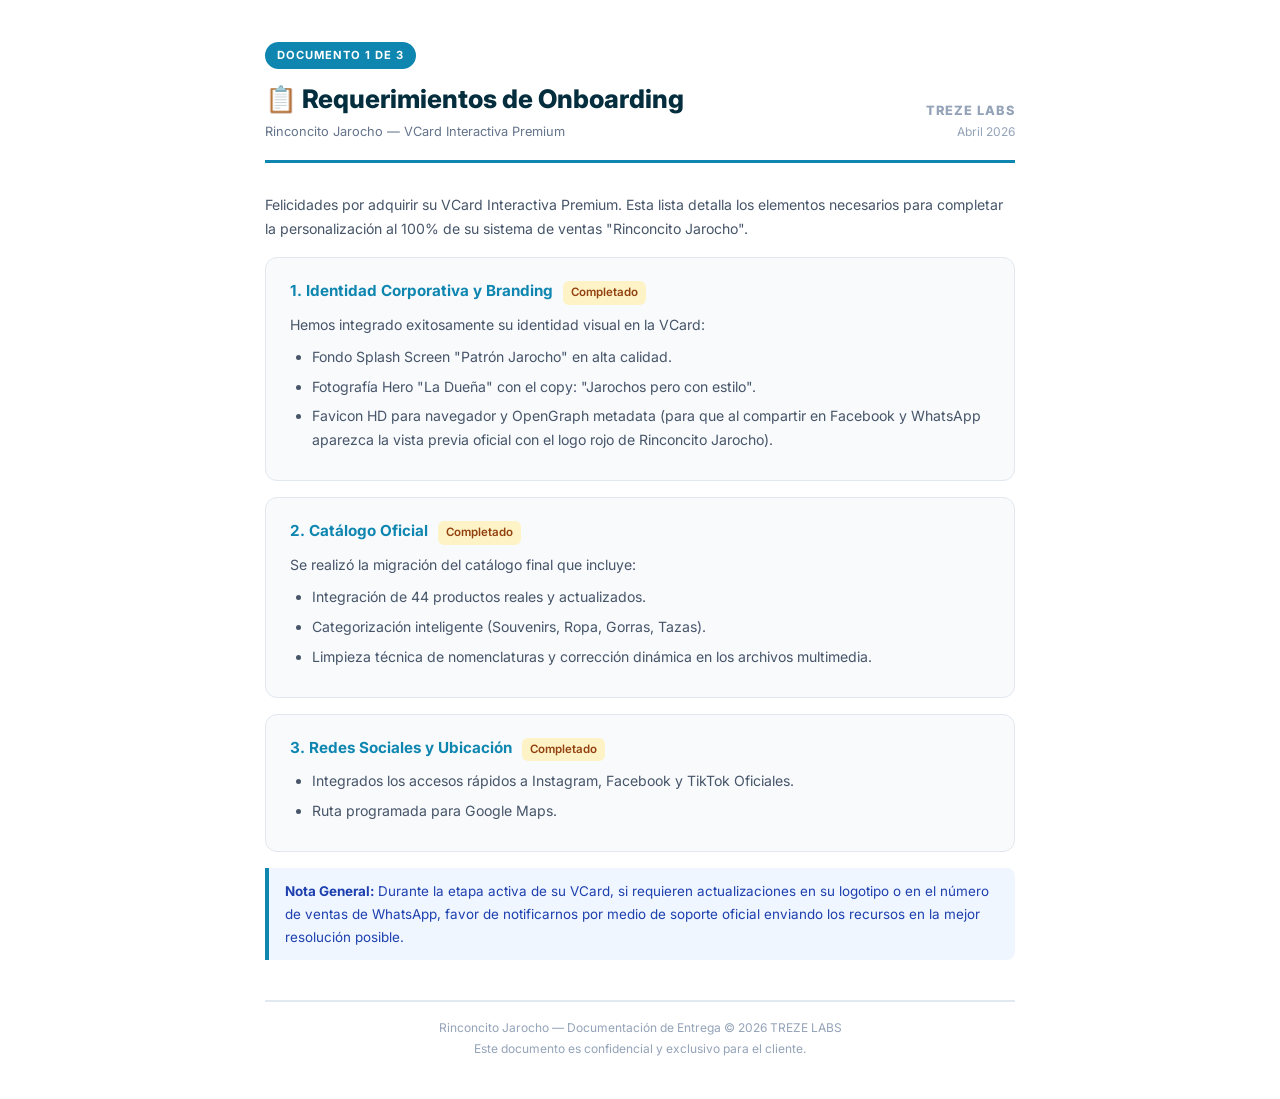
<file: Documentos_Cliente/01_Requerimientos_Onboarding.html>
<!DOCTYPE html>
<html lang="es">
<head>
<meta charset="UTF-8">
<title>Requerimientos de Onboarding</title>
<style>
  @import url('https://fonts.googleapis.com/css2?family=Inter:wght@300;400;600;700;800&display=swap');
  * { margin:0; padding:0; box-sizing:border-box; }
  @page { size: letter; margin: 2cm 2.5cm; }
  body { font-family:'Inter',sans-serif; color:#1e293b; line-height:1.7; padding:40px 50px; max-width:850px; margin:0 auto; }
  .header { border-bottom:3px solid #0e86b0; padding-bottom:18px; margin-bottom:30px; display:flex; justify-content:space-between; align-items:flex-end; }
  .header h1 { font-size:1.6rem; font-weight:800; color:#042d3d; }
  .header .sub { font-size:0.8rem; color:#64748b; }
  .badge { display:inline-block; background:#0e86b0; color:white; padding:4px 12px; border-radius:20px; font-size:0.7rem; font-weight:700; letter-spacing:1px; text-transform:uppercase; margin-bottom:8px; }
  h2 { font-size:1.15rem; font-weight:700; color:#0e86b0; margin:28px 0 12px; padding-bottom:6px; border-bottom:1px solid #e2e8f0; }
  h3 { font-size:0.95rem; font-weight:700; color:#334155; margin:18px 0 8px; }
  p, li { font-size:0.88rem; color:#475569; }
  ul, ol { padding-left:22px; margin:8px 0; }
  li { margin:6px 0; }
  .section-card { background:#f8fafc; border:1px solid #e2e8f0; border-radius:12px; padding:20px 24px; margin:16px 0; page-break-inside:avoid; }
  .section-card h3 { margin-top:0; color:#0e86b0; }
  .note { background:#eff6ff; border-left:4px solid #0e86b0; padding:12px 16px; border-radius:0 8px 8px 0; margin:14px 0; font-size:0.84rem; color:#1e40af; }
  .footer { margin-top:40px; padding-top:16px; border-top:2px solid #e2e8f0; font-size:0.75rem; color:#94a3b8; text-align:center; }
  .req-tag { display:inline-block; background:#fef3c7; color:#92400e; padding:2px 8px; border-radius:6px; font-size:0.72rem; font-weight:600; margin-left:6px; }
</style>
</head>
<body>

<div class="header">
  <div>
    <span class="badge">Documento 1 de 3</span>
    <h1>📋 Requerimientos de Onboarding</h1>
    <div class="sub">Rinconcito Jarocho — VCard Interactiva Premium</div>
  </div>
  <div style="text-align:right;">
    <div style="font-size:0.8rem; color:#94a3b8; font-weight:800; letter-spacing:1px;">TREZE LABS</div>
    <div style="font-size:0.75rem; color:#94a3b8;">Abril 2026</div>
  </div>
</div>

<p>Felicidades por adquirir su VCard Interactiva Premium. Esta lista detalla los elementos necesarios para completar la personalización al 100% de su sistema de ventas "Rinconcito Jarocho".</p>

<div class="section-card">
  <h3>1. Identidad Corporativa y Branding <span class="req-tag">Completado</span></h3>
  <p>Hemos integrado exitosamente su identidad visual en la VCard:</p>
  <ul>
    <li>Fondo Splash Screen "Patrón Jarocho" en alta calidad.</li>
    <li>Fotografía Hero "La Dueña" con el copy: "Jarochos pero con estilo".</li>
    <li>Favicon HD para navegador y OpenGraph metadata (para que al compartir en Facebook y WhatsApp aparezca la vista previa oficial con el logo rojo de Rinconcito Jarocho).</li>
  </ul>
</div>

<div class="section-card">
  <h3>2. Catálogo Oficial <span class="req-tag">Completado</span></h3>
  <p>Se realizó la migración del catálogo final que incluye:</p>
  <ul>
    <li>Integración de 44 productos reales y actualizados.</li>
    <li>Categorización inteligente (Souvenirs, Ropa, Gorras, Tazas).</li>
    <li>Limpieza técnica de nomenclaturas y corrección dinámica en los archivos multimedia.</li>
  </ul>
</div>

<div class="section-card">
  <h3>3. Redes Sociales y Ubicación <span class="req-tag">Completado</span></h3>
  <ul>
    <li>Integrados los accesos rápidos a Instagram, Facebook y TikTok Oficiales.</li>
    <li>Ruta programada para Google Maps.</li>
  </ul>
</div>

<div class="note">
  <strong>Nota General:</strong> Durante la etapa activa de su VCard, si requieren actualizaciones en su logotipo o en el número de ventas de WhatsApp, favor de notificarnos por medio de soporte oficial enviando los recursos en la mejor resolución posible.
</div>

<div class="footer">
  Rinconcito Jarocho — Documentación de Entrega &copy; 2026 TREZE LABS<br>
  Este documento es confidencial y exclusivo para el cliente.
</div>
</body>
</html>
</file>
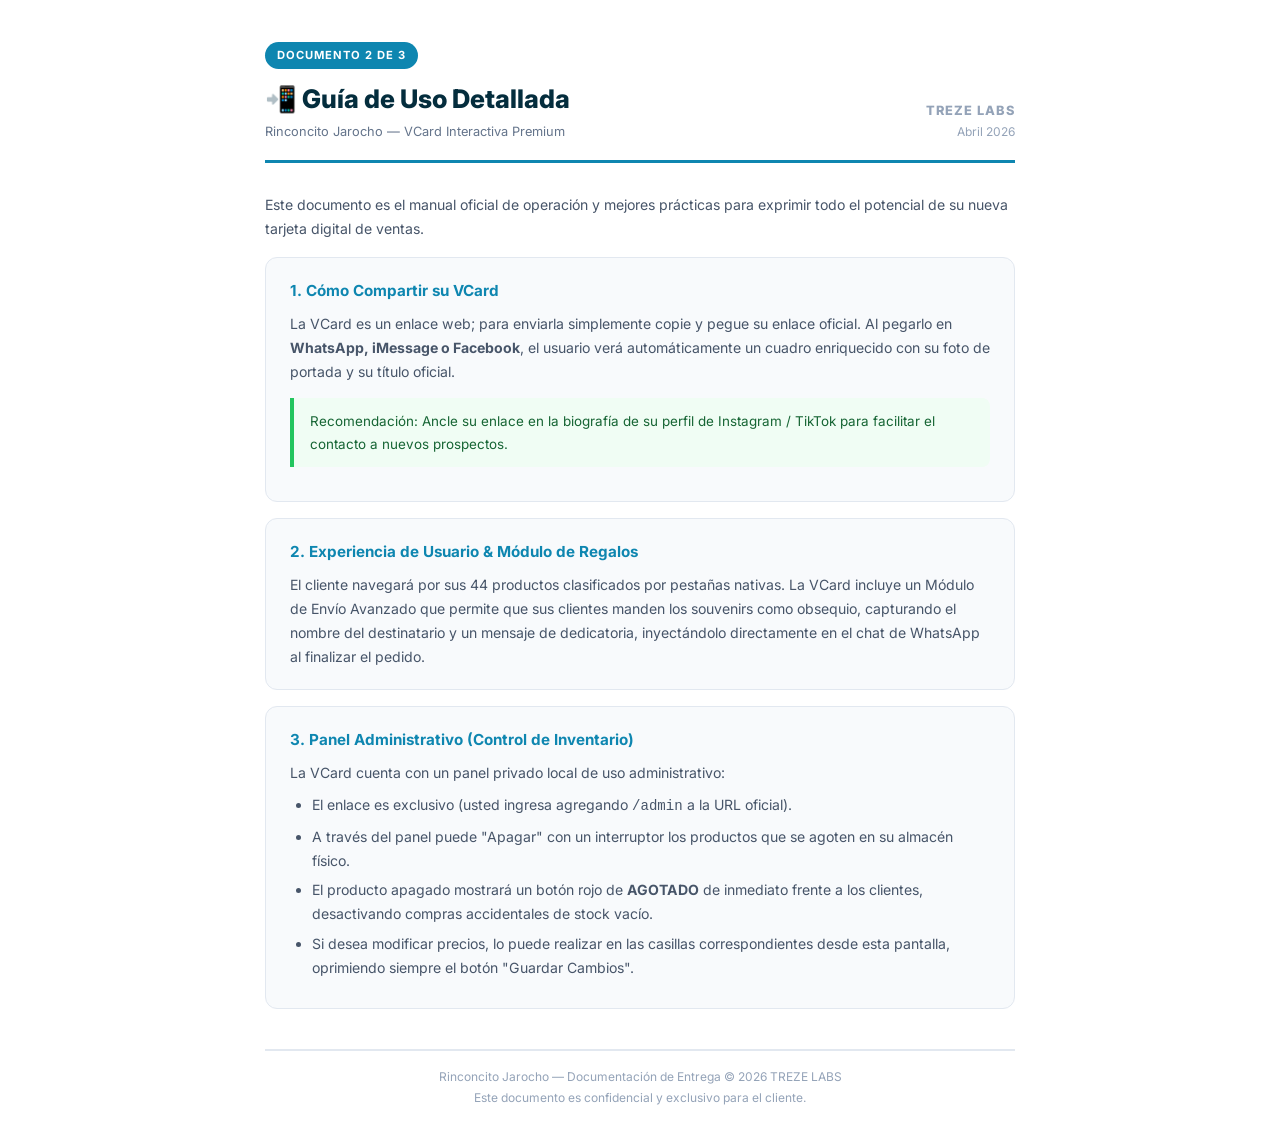
<file: Documentos_Cliente/02_Guia_de_Uso_Detallada.html>
<!DOCTYPE html>
<html lang="es">
<head>
<meta charset="UTF-8">
<title>Guía de Uso Detallada</title>
<style>
  @import url('https://fonts.googleapis.com/css2?family=Inter:wght@300;400;600;700;800&display=swap');
  * { margin:0; padding:0; box-sizing:border-box; }
  @page { size: letter; margin: 2cm 2.5cm; }
  body { font-family:'Inter',sans-serif; color:#1e293b; line-height:1.7; padding:40px 50px; max-width:850px; margin:0 auto; }
  .header { border-bottom:3px solid #0e86b0; padding-bottom:18px; margin-bottom:30px; display:flex; justify-content:space-between; align-items:flex-end; }
  .header h1 { font-size:1.6rem; font-weight:800; color:#042d3d; }
  .header .sub { font-size:0.8rem; color:#64748b; }
  .badge { display:inline-block; background:#0e86b0; color:white; padding:4px 12px; border-radius:20px; font-size:0.7rem; font-weight:700; letter-spacing:1px; text-transform:uppercase; margin-bottom:8px; }
  h2 { font-size:1.15rem; font-weight:700; color:#0e86b0; margin:28px 0 12px; padding-bottom:6px; border-bottom:1px solid #e2e8f0; }
  h3 { font-size:0.95rem; font-weight:700; color:#334155; margin:18px 0 8px; }
  p, li { font-size:0.88rem; color:#475569; }
  ul, ol { padding-left:22px; margin:8px 0; }
  li { margin:6px 0; }
  .section-card { background:#f8fafc; border:1px solid #e2e8f0; border-radius:12px; padding:20px 24px; margin:16px 0; page-break-inside:avoid; }
  .section-card h3 { margin-top:0; color:#0e86b0; }
  .tip { background:#f0fdf4; border-left:4px solid #22c55e; padding:12px 16px; border-radius:0 8px 8px 0; margin:14px 0; font-size:0.84rem; color:#166534; }
  .footer { margin-top:40px; padding-top:16px; border-top:2px solid #e2e8f0; font-size:0.75rem; color:#94a3b8; text-align:center; }
</style>
</head>
<body>

<div class="header">
  <div>
    <span class="badge">Documento 2 de 3</span>
    <h1>📲 Guía de Uso Detallada</h1>
    <div class="sub">Rinconcito Jarocho — VCard Interactiva Premium</div>
  </div>
  <div style="text-align:right;">
    <div style="font-size:0.8rem; color:#94a3b8; font-weight:800; letter-spacing:1px;">TREZE LABS</div>
    <div style="font-size:0.75rem; color:#94a3b8;">Abril 2026</div>
  </div>
</div>

<p>Este documento es el manual oficial de operación y mejores prácticas para exprimir todo el potencial de su nueva tarjeta digital de ventas.</p>

<div class="section-card">
  <h3>1. Cómo Compartir su VCard</h3>
  <p>La VCard es un enlace web; para enviarla simplemente copie y pegue su enlace oficial. Al pegarlo en <strong>WhatsApp, iMessage o Facebook</strong>, el usuario verá automáticamente un cuadro enriquecido con su foto de portada y su título oficial.</p>
  <div class="tip">Recomendación: Ancle su enlace en la biografía de su perfil de Instagram / TikTok para facilitar el contacto a nuevos prospectos.</div>
</div>

<div class="section-card">
  <h3>2. Experiencia de Usuario & Módulo de Regalos</h3>
  <p>El cliente navegará por sus 44 productos clasificados por pestañas nativas. La VCard incluye un Módulo de Envío Avanzado que permite que sus clientes manden los souvenirs como obsequio, capturando el nombre del destinatario y un mensaje de dedicatoria, inyectándolo directamente en el chat de WhatsApp al finalizar el pedido.</p>
</div>

<div class="section-card">
  <h3>3. Panel Administrativo (Control de Inventario)</h3>
  <p>La VCard cuenta con un panel privado local de uso administrativo:</p>
  <ul>
    <li>El enlace es exclusivo (usted ingresa agregando <code>/admin</code> a la URL oficial).</li>
    <li>A través del panel puede "Apagar" con un interruptor los productos que se agoten en su almacén físico.</li>
    <li>El producto apagado mostrará un botón rojo de <strong>AGOTADO</strong> de inmediato frente a los clientes, desactivando compras accidentales de stock vacío.</li>
    <li>Si desea modificar precios, lo puede realizar en las casillas correspondientes desde esta pantalla, oprimiendo siempre el botón "Guardar Cambios".</li>
  </ul>
</div>

<div class="footer">
  Rinconcito Jarocho — Documentación de Entrega &copy; 2026 TREZE LABS<br>
  Este documento es confidencial y exclusivo para el cliente.
</div>
</body>
</html>
</file>
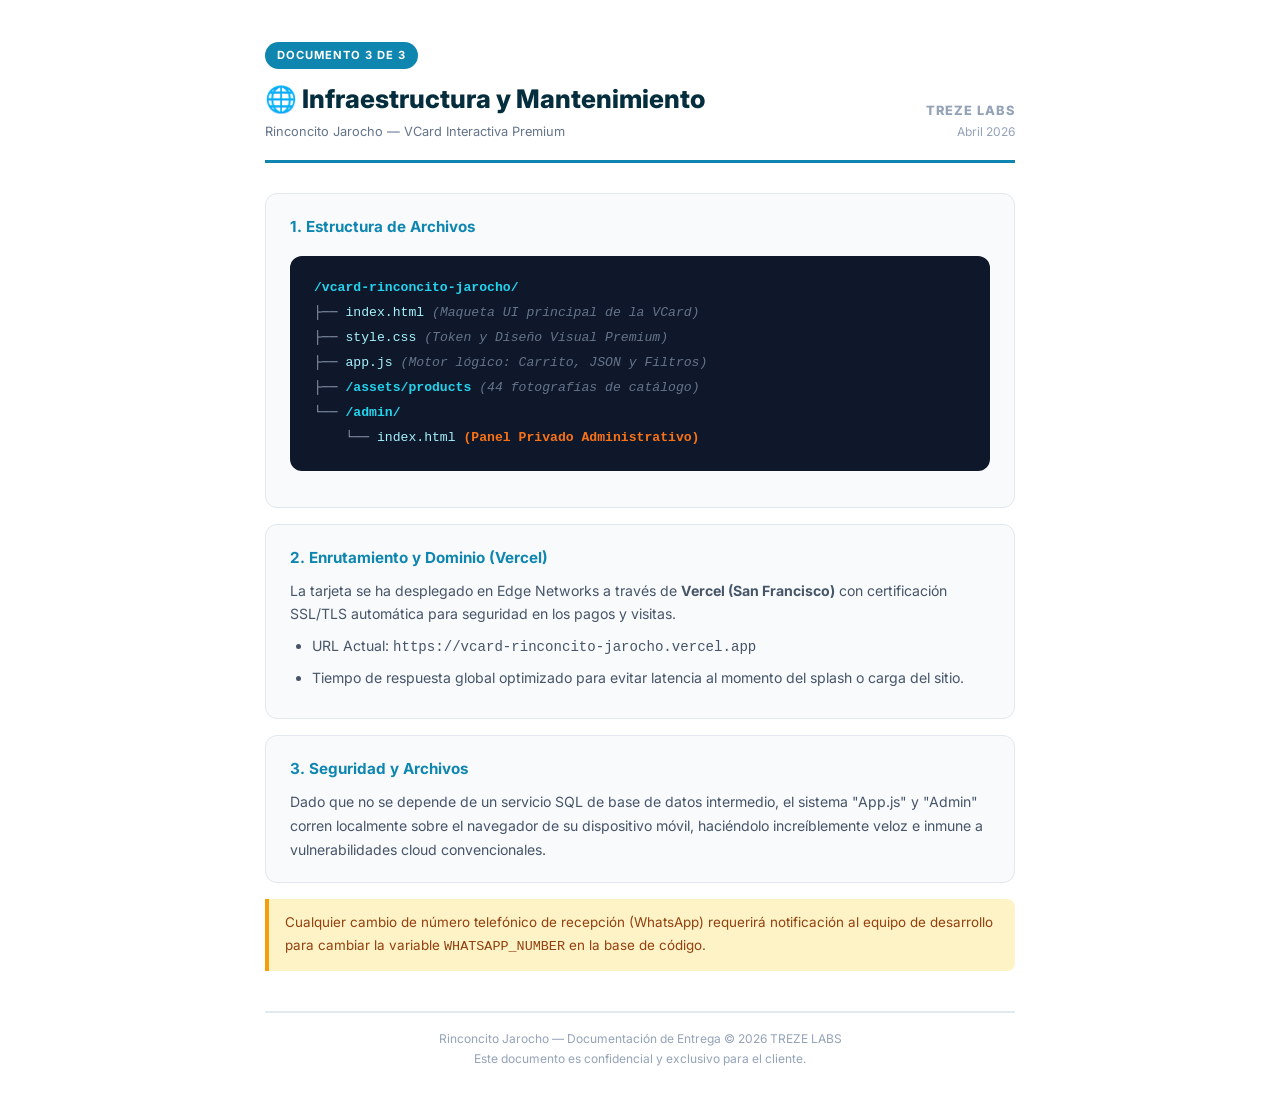
<file: Documentos_Cliente/03_Guia_de_Infraestructura.html>
<!DOCTYPE html>
<html lang="es">
<head>
<meta charset="UTF-8">
<title>Infraestructura y Respaldo</title>
<style>
  @import url('https://fonts.googleapis.com/css2?family=Inter:wght@300;400;600;700;800&display=swap');
  * { margin:0; padding:0; box-sizing:border-box; }
  @page { size: letter; margin: 2cm 2.5cm; }
  body { font-family:'Inter',sans-serif; color:#1e293b; line-height:1.7; padding:40px 50px; max-width:850px; margin:0 auto; }
  .header { border-bottom:3px solid #0e86b0; padding-bottom:18px; margin-bottom:30px; display:flex; justify-content:space-between; align-items:flex-end; }
  .header h1 { font-size:1.6rem; font-weight:800; color:#042d3d; }
  .header .sub { font-size:0.8rem; color:#64748b; }
  .badge { display:inline-block; background:#0e86b0; color:white; padding:4px 12px; border-radius:20px; font-size:0.7rem; font-weight:700; letter-spacing:1px; text-transform:uppercase; margin-bottom:8px; }
  h2 { font-size:1.15rem; font-weight:700; color:#0e86b0; margin:28px 0 12px; padding-bottom:6px; border-bottom:1px solid #e2e8f0; }
  h3 { font-size:0.95rem; font-weight:700; color:#334155; margin:18px 0 8px; }
  p, li { font-size:0.88rem; color:#475569; }
  ul, ol { padding-left:22px; margin:8px 0; }
  li { margin:6px 0; }
  .section-card { background:#f8fafc; border:1px solid #e2e8f0; border-radius:12px; padding:20px 24px; margin:16px 0; page-break-inside:avoid; }
  .section-card h3 { margin-top:0; color:#0e86b0; }
  .warn { background:#fef3c7; border-left:4px solid #f59e0b; padding:12px 16px; border-radius:0 8px 8px 0; margin:14px 0; font-size:0.84rem; color:#92400e; }
  .tree { font-family:'Courier New', monospace; background:#0f172a; color:#94a3b8; padding:20px 24px; border-radius:12px; font-size:0.82rem; line-height:1.9; margin:16px 0; }
  .tree .folder { color:#22d3ee; font-weight:700; }
  .tree .file { color:#a5f3fc; }
  .tree .desc { color:#64748b; font-style:italic; }
  .tree .critical { color:#f97316; font-weight:700; }
  .footer { margin-top:40px; padding-top:16px; border-top:2px solid #e2e8f0; font-size:0.75rem; color:#94a3b8; text-align:center; }
</style>
</head>
<body>

<div class="header">
  <div>
    <span class="badge">Documento 3 de 3</span>
    <h1>🌐 Infraestructura y Mantenimiento</h1>
    <div class="sub">Rinconcito Jarocho — VCard Interactiva Premium</div>
  </div>
  <div style="text-align:right;">
    <div style="font-size:0.8rem; color:#94a3b8; font-weight:800; letter-spacing:1px;">TREZE LABS</div>
    <div style="font-size:0.75rem; color:#94a3b8;">Abril 2026</div>
  </div>
</div>

<div class="section-card">
  <h3>1. Estructura de Archivos</h3>
  <div class="tree">
    <span class="folder">/vcard-rinconcito-jarocho/</span><br>
    ├── <span class="file">index.html</span> <span class="desc">(Maqueta UI principal de la VCard)</span><br>
    ├── <span class="file">style.css</span> <span class="desc">(Token y Diseño Visual Premium)</span><br>
    ├── <span class="file">app.js</span> <span class="desc">(Motor lógico: Carrito, JSON y Filtros)</span><br>
    ├── <span class="folder">/assets/products</span> <span class="desc">(44 fotografías de catálogo)</span><br>
    └── <span class="folder">/admin/</span><br>
    &nbsp;&nbsp;&nbsp;&nbsp;└── <span class="file">index.html</span> <span class="critical">(Panel Privado Administrativo)</span><br>
  </div>
</div>

<div class="section-card">
  <h3>2. Enrutamiento y Dominio (Vercel)</h3>
  <p>La tarjeta se ha desplegado en Edge Networks a través de <strong>Vercel (San Francisco)</strong> con certificación SSL/TLS automática para seguridad en los pagos y visitas.</p>
  <ul>
    <li>URL Actual: <code>https://vcard-rinconcito-jarocho.vercel.app</code></li>
    <li>Tiempo de respuesta global optimizado para evitar latencia al momento del splash o carga del sitio.</li>
  </ul>
</div>

<div class="section-card">
  <h3>3. Seguridad y Archivos</h3>
  <p>Dado que no se depende de un servicio SQL de base de datos intermedio, el sistema "App.js" y "Admin" corren localmente sobre el navegador de su dispositivo móvil, haciéndolo increíblemente veloz e inmune a vulnerabilidades cloud convencionales.</p>
</div>

<div class="warn">Cualquier cambio de número telefónico de recepción (WhatsApp) requerirá notificación al equipo de desarrollo para cambiar la variable <code>WHATSAPP_NUMBER</code> en la base de código.</div>

<div class="footer">
  Rinconcito Jarocho — Documentación de Entrega &copy; 2026 TREZE LABS<br>
  Este documento es confidencial y exclusivo para el cliente.
</div>
</body>
</html>
</file>
